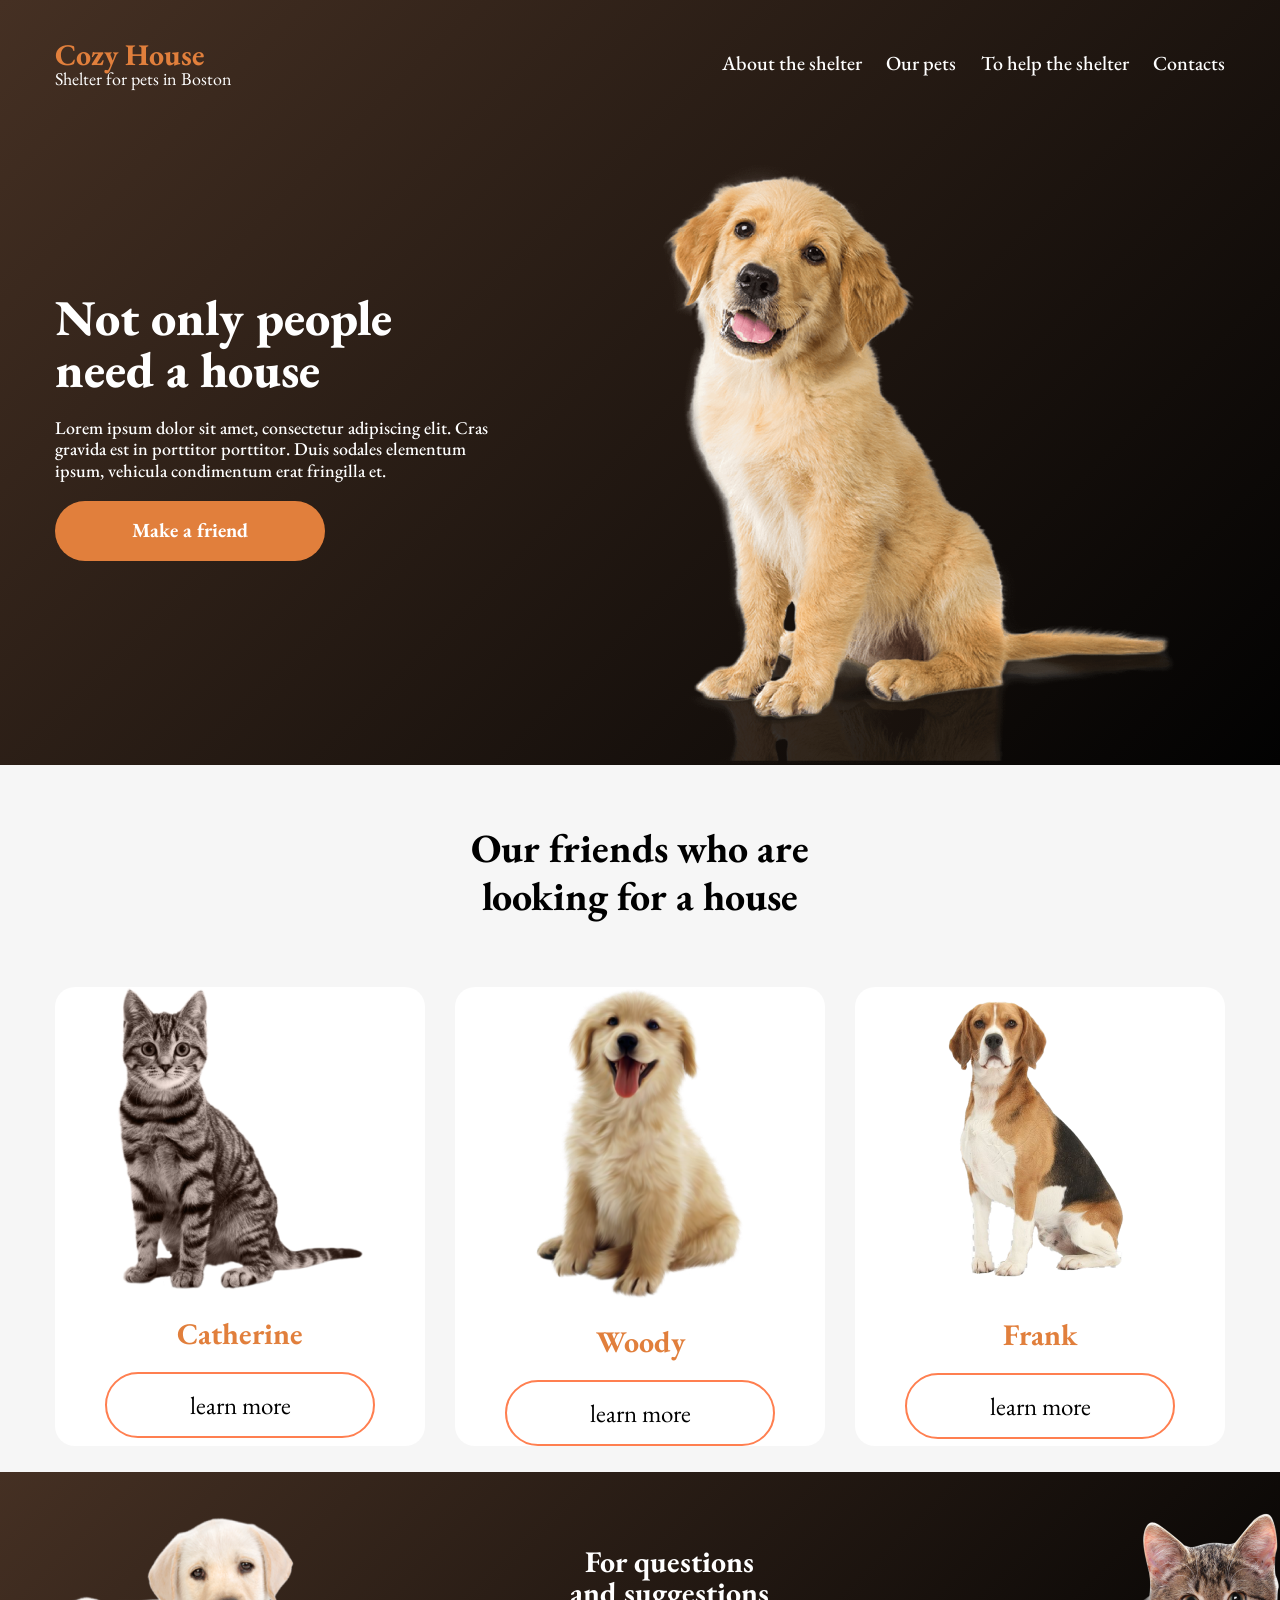
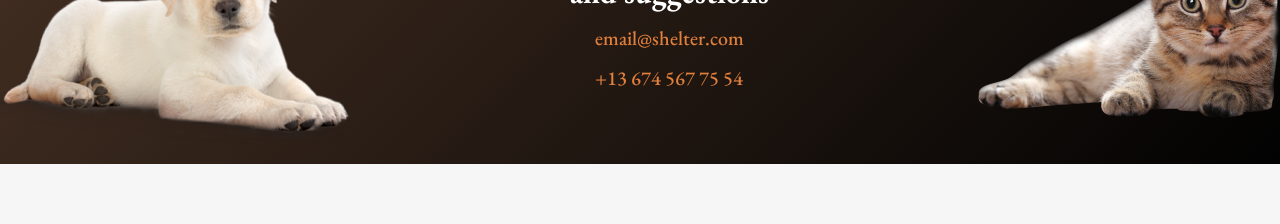
<file: index.html>
<!DOCTYPE html>
<html lang="en">
<head>
    <meta charset="UTF-8">
    <meta name="viewport" content="width=device-width, initial-scale=1.0">
    <link rel="stylesheet" href="style.css">
    <link rel="stylesheet" href="media.css">
    <title>Document</title>
</head>
<body>
  <div class="first-scren">
    <div class="header">
        <div class="logo">
            <h2>Cozy House</h2>
            <p>Shelter for pets in Boston</p>
        </div>
  <ul>
    <li><a href="">About the shelter</a></li>
    <li><a href="">Our pets</a></li>
    <li><a href="">To help the shelter</a></li>
    <li><a href="">Contacts</a></li>
  </ul>
  <div class="menu">
    <span></span>
    <span></span>
    <span></span>
  </div>
  </div>
  <div class="hero">
<div class="offer">
    <h1>Not only people
need a house</h1>
    <p>Lorem ipsum dolor sit amet, consectetur adipiscing elit. Cras gravida 
est in porttitor  porttitor. Duis sodales elementum ipsum, vehicula 
condimentum erat fringilla et.</p>
    <a href="">Make a friend</a>
</div>
<img src="hero.png" alt="">
  </div>
  </div>
  <div class="second-screen">
    <h2>Our friends who
are looking for a house</h2>
    <div class="cards">
        <div><img src="card1.png" alt="">
        <h3>Catherine</h3>
        <a href="">learn more</a>
    </div>
    <div><img src="card2.png" alt="">
        <h3>Woody</h3>
        <a href="">learn more</a>
    </div>
    <div><img src="card3.png" alt="">
        <h3>Frank</h3>
        <a href="">learn more</a>
    </div>
  </div>
  <div class="footer">
    <div class="container">
        <img src="card5.png" alt="">
    <div>
        <h3>For questions <br>
and suggestions</h3>
        <a href="">email@shelter.com</a>
        <a href="">+13 674 567 75 54</a>
    </div>
    <div>
        <img src="card4.png" alt="">
    </div>
  </div>
</body>
</html>
</file>
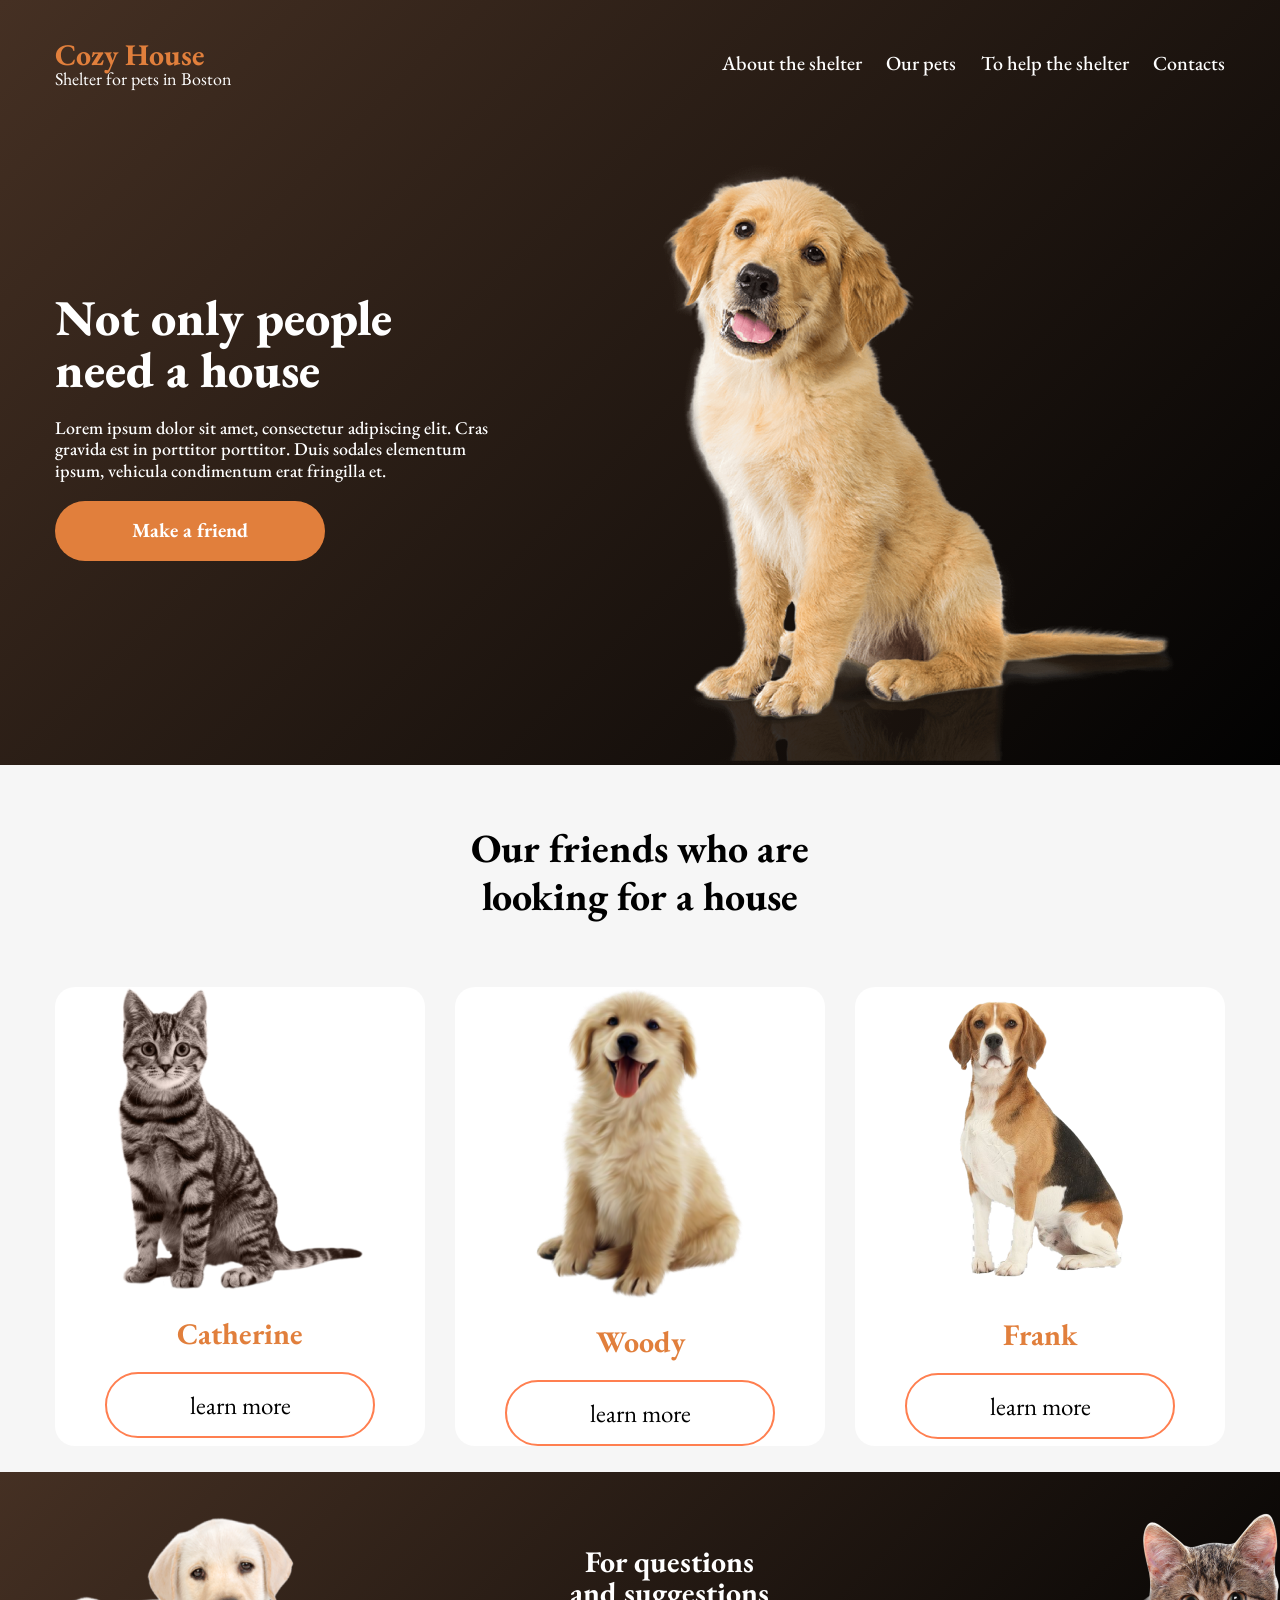
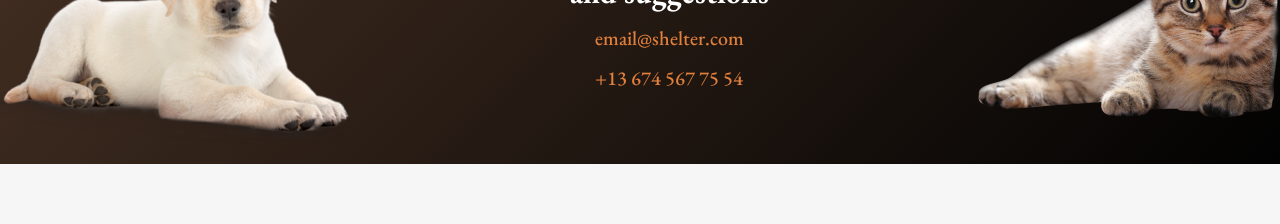
<file: inedex.html>
<!DOCTYPE html>
<html lang="en">
<head>
    <meta charset="UTF-8">
    <meta name="viewport" content="width=device-width, initial-scale=1.0">
    <link rel="stylesheet" href="style.css">
    <link rel="stylesheet" href="media.css">
    <title>Document</title>
</head>
<body>
  <div class="first-scren">
    <div class="header">
        <div class="logo">
            <h2>Cozy House</h2>
            <p>Shelter for pets in Boston</p>
        </div>
  <ul>
    <li><a href="">About the shelter</a></li>
    <li><a href="">Our pets</a></li>
    <li><a href="">To help the shelter</a></li>
    <li><a href="">Contacts</a></li>
  </ul>
  <div class="menu">
    <span></span>
    <span></span>
    <span></span>
  </div>
  </div>
  <div class="hero">
<div class="offer">
    <h1>Not only people
need a house</h1>
    <p>Lorem ipsum dolor sit amet, consectetur adipiscing elit. Cras gravida 
est in porttitor  porttitor. Duis sodales elementum ipsum, vehicula 
condimentum erat fringilla et.</p>
    <a href="">Make a friend</a>
</div>
<img src="hero.png" alt="">
  </div>
  </div>
  <div class="second-screen">
    <h2>Our friends who
are looking for a house</h2>
    <div class="cards">
        <div><img src="card1.png" alt="">
        <h3>Catherine</h3>
        <a href="">learn more</a>
    </div>
    <div><img src="card2.png" alt="">
        <h3>Woody</h3>
        <a href="">learn more</a>
    </div>
    <div><img src="card3.png" alt="">
        <h3>Frank</h3>
        <a href="">learn more</a>
    </div>
  </div>
  <div class="footer">
    <div class="container">
        <img src="card5.png" alt="">
    <div>
        <h3>For questions <br>
and suggestions</h3>
        <a href="">email@shelter.com</a>
        <a href="">+13 674 567 75 54</a>
    </div>
    <div>
        <img src="card4.png" alt="">
    </div>
  </div>
</body>
</html>
</file>
<file: style.css>
@import url('https://fonts.googleapis.com/css2?family=EB+Garamond:ital,wght@0,400..800;1,400..800&display=swap');
* {
    font-family: "EB Garamond", serif;
    margin: 0;
    padding: 0;
    box-sizing: border-box;
}
.first-scren {
    background: linear-gradient(135deg,#453023, #020202);
    padding-top: 40px;
}
.header, .hero {
    display: flex;
    justify-content: space-between;
    align-items: center;
    width: 1170px;
    margin: 0 auto;
}
.logo h2 {
    font-weight: 700;
    font-size: 30px;
    line-height: 100%;
    color: #E17F3C;
}
.logo p {
    font-size: 18px;
    line-height: 100%;
    color: white;
}
.header ul {
    display: flex;
    list-style: none;
    justify-content: space-between;
    width: 503px;
}
.header ul a {
    font-weight: 500;
    font-size: 20px;
    line-height: 100%;
    color: white;
    text-decoration: none;
}
.menu {
    width: 40px;
    height: 40px;
    display: none;
}
.menu span {
    display: block;
    width: 100%;
    background-color: white;
    height: 4px;
    margin-bottom: 5px;
    border-radius: 10px;
}
.offer h1 {
  font-weight: 800;  
  font-size: 50px;
  line-height: 105%;
  color: white;
  width: 337px;
  margin-bottom: 20px;
}
.offer p {
  font-weight: 500;
  font-size: 18px;
  line-height: 119%;
  color: white;
  width: 435px;
  margin-bottom: 20px;  
}
.offer a {
    background-color: #E17F3C;
    border-radius: 100px;
    width: 270px;
    text-align: center;
    font-weight: 700;
    font-size: 20px;
    line-height: 119%;
    color: white;
    text-decoration: none;
    padding: 18px 0;
    display: block;
}
.second-screen {
    background-color: #F6F6F6;
    padding: 60px 0;
}
.second-screen h2 {
    font-weight: 700;
    font-size: 40px;
    line-height: 119%;
    text-align: center;
    width: 379px;
    margin: 0 auto;
}
.cards {
    display: flex;
    justify-content: space-between;
    width: 1170px;
    margin: 33px auto 0;
}
.cards div {
    width: 370px;
    background-color: white;
    border-radius: 20px;
    text-align: center;
    margin: 34px 0 26px;
}
.cards h3 {
    font-weight: 700;
    font-size: 30px;
    line-height: 119%;
    color: #E17F3C;
    margin: 20px 0;
}
.cards a {
    display: block;
    width: 270px;
    border: 2px solid coral;
    border-radius: 100px;
    color: black;
    text-decoration: none;
    text-align: center;
    padding: 15px 0;
    margin: 0 auto;
    font-size: 25px;
}
.footer {
background: linear-gradient(135deg,#453023, #020202);
}
.footer .container {
    display: flex;
    justify-content: space-between;
    align-items: center;
    margin: 0 auto;
}
.footer img {
    height: auto;
}
.footer a {
    display: block;
    width: 270px;
    text-decoration: none;
    color: #E17F3C;
    margin: 0 auto;
    font-size: 20px;
    line-height: 101%;
    font-weight: 500;
    padding-top: 20px;
}
.container h3 {
font-weight: 700;
font-size: 30px;
line-height: 101%;
color: white;
}
.container div {
    text-align: center;
}
</file>
<file: media.css>
@media screen and (max-width: 992px) {
 .header, .hero, .cards {
    width: 900px;
 }
 .hero img {
    width: 500px;
 }
 .cards div {
    width: 290px;
 }
 .footer img {
    width: 200px;
 }
}
@media screen and (max-width: 768px) {
  .header, .hero, .cards {
    width: 700px;
  }
  .header ul a {
    font-size: 16px;
  }
  .header ul {
    width: 430px;
  }
  .offer h1 {
    font-size: 40px;
  }
  .offer p {
    font-size: 16px;
    width: 380px;
  }
  .hero img {
    width: 380px;
  }
}
@media screen and (max-width: 576px) {
.header, .hero, .cards {
    width:100%;
    padding: 0 24px;
}
.header ul {
  display: none;
}
.menu {
  display: block;
}
.hero {
  flex-direction: column;
  margin-top: 50px;
}
.cards {
  flex-direction: column;
  align-items: center;
}
.cards div {
  margin-bottom: 15px;
}
.container {
  flex-direction: column;
  align-items: center;
}}
</file>
